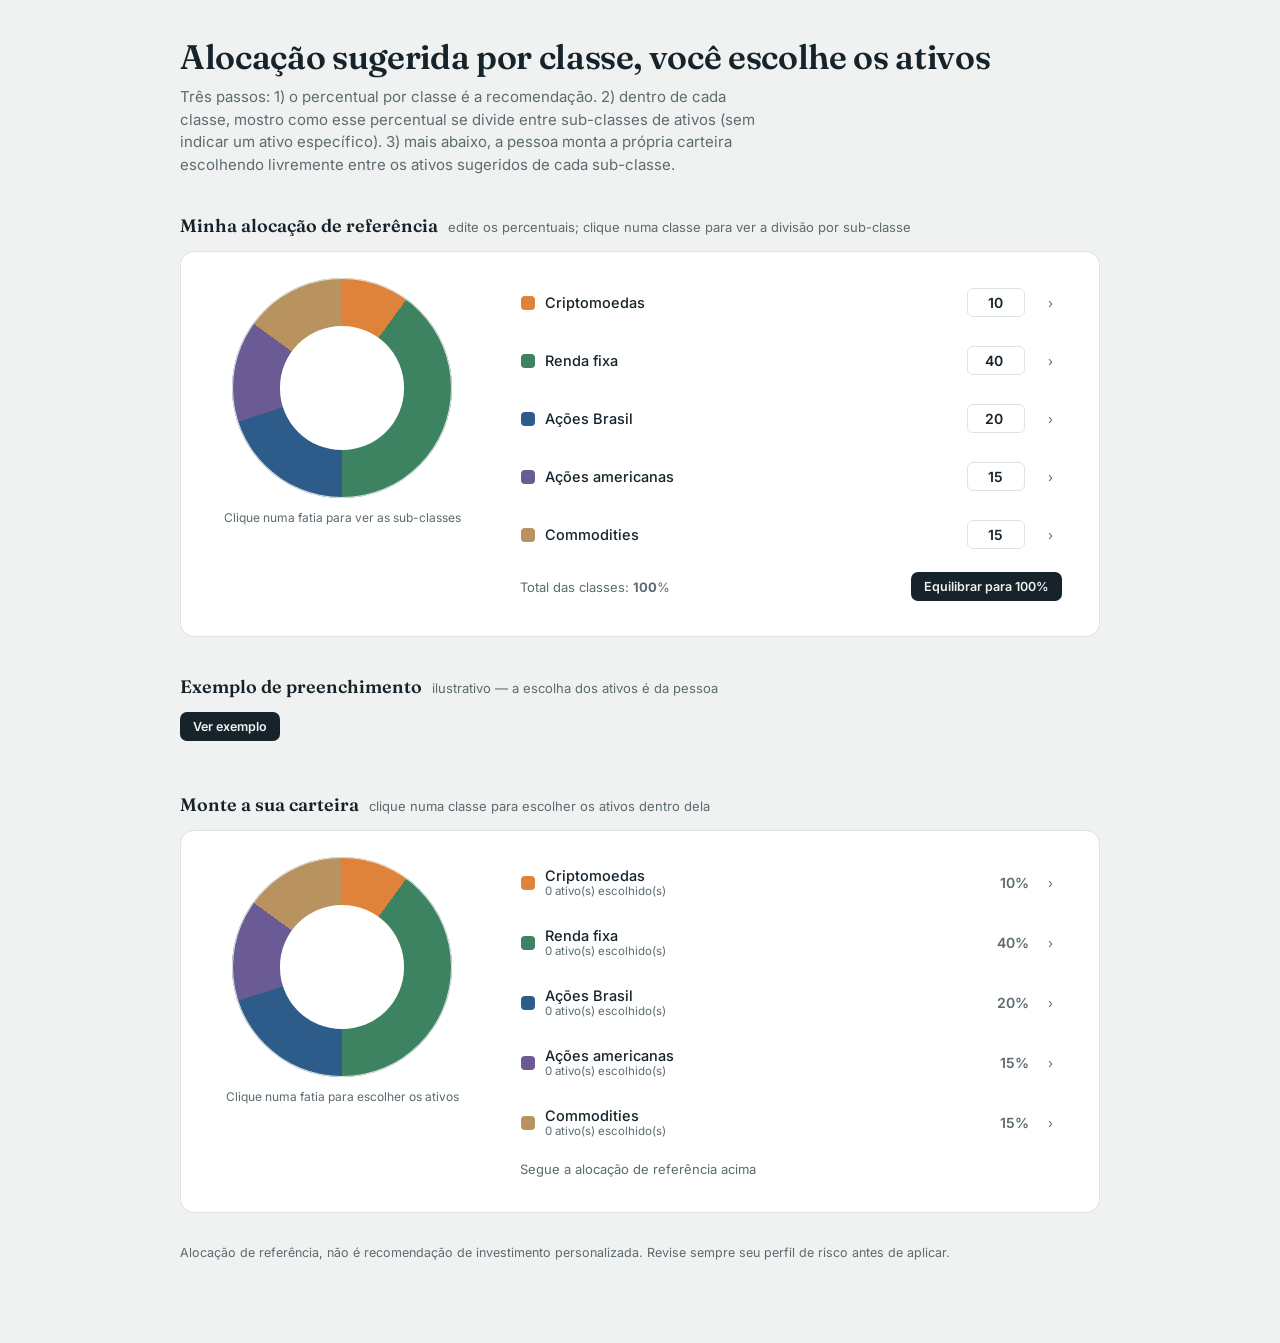
<file: Alocação de Referência.html>
<!DOCTYPE html>
<html lang="pt-BR">
<head>
<meta charset="UTF-8">
<meta name="viewport" content="width=device-width, initial-scale=1, viewport-fit=cover">
<title>Alocação de Referência</title>
<link rel="preconnect" href="https://fonts.googleapis.com">
<link href="https://fonts.googleapis.com/css2?family=Fraunces:opsz,wght@9..144,500;9..144,600&family=Inter:wght@400;500;600;700&display=swap" rel="stylesheet">
<style>
  :root{
    --bg:#EFF2F0; --panel:#FFFFFF; --ink:#16232A; --muted:#5B6B70; --line:#DDE3E0; --gold:#B8935F;
    --c-cripto:#E0833A; --c-renda:#3E8361; --c-brasil:#2E5C8A; --c-eua:#6B5B95; --c-metais:#B8935F;
  }
  @media (prefers-color-scheme: dark){
    :root:not([data-theme="light"]){ --bg:#12191B; --panel:#1B2426; --ink:#EDEFEC; --muted:#9AA6A3; --line:#2C3638; }
  }
  :root[data-theme="dark"]{ --bg:#12191B; --panel:#1B2426; --ink:#EDEFEC; --muted:#9AA6A3; --line:#2C3638; }
  *{box-sizing:border-box;}
  html{scroll-padding-top:env(safe-area-inset-top,0px);}
  body{
    margin:0; background:var(--bg); color:var(--ink); font-family:'Inter',system-ui,-apple-system,sans-serif;
    padding-top:env(safe-area-inset-top,0px); padding-bottom:env(safe-area-inset-bottom,0px);
  }
  h1,h2,h3{font-family:'Fraunces',Georgia,serif; font-weight:600; margin:0;}
  .wrap{max-width:960px; margin:0 auto; padding:36px 20px 80px;}
  header p{color:var(--muted); margin-top:8px; max-width:64ch; line-height:1.5; font-size:15px;}
  header h1{font-size:clamp(26px,4vw,34px); letter-spacing:-0.01em;}

  section{margin-top:38px;}
  .sec-title{display:flex; align-items:baseline; gap:10px; margin-bottom:14px; flex-wrap:wrap;}
  .sec-title h2{font-size:18px;}
  .sec-title span{color:var(--muted); font-size:13px;}

  .example-card{
    background:var(--panel); border:1px solid var(--line); border-radius:14px; padding:22px 24px;
    display:grid; grid-template-columns:140px 1fr; gap:24px; align-items:center;
  }
  @media (max-width:600px){ .example-card{grid-template-columns:1fr;} }
  .mini-static{width:120px; height:120px; border-radius:50%; margin:0 auto;}
  .ex-row{display:grid; grid-template-columns:11px 1fr auto; gap:9px; align-items:baseline; padding:6px 0;}
  .ex-row .dot{width:11px; height:11px; border-radius:3px; align-self:center;}
  .ex-row .nm{font-size:14px; font-weight:600;}
  .ex-row .pc{font-size:14px; font-weight:600; color:var(--muted);}
  .ex-assets{grid-column:2/4; color:var(--muted); font-size:12.5px; margin:-2px 0 6px; line-height:1.5;}

  .board{
    display:grid; grid-template-columns:270px 1fr; gap:32px;
    background:var(--panel); border:1px solid var(--line); border-radius:14px; padding:26px; align-items:start;
  }
  @media (max-width:680px){ .board{grid-template-columns:1fr;} }
  .pie-holder{display:flex; flex-direction:column; align-items:center; gap:12px;}
  .pie{width:220px; height:220px; border-radius:50%; position:relative; cursor:pointer; box-shadow:0 0 0 1px var(--line) inset; transition:transform .15s ease;}
  .pie:hover{transform:scale(1.015);}
  .pie-center{position:absolute; inset:22%; background:var(--panel); border-radius:50%; display:flex; align-items:center; justify-content:center; pointer-events:none;}
  .hint{font-size:12px; color:var(--muted); text-align:center;}

  .legend{display:flex; flex-direction:column; gap:9px;}
  .row{display:grid; grid-template-columns:14px 1fr 62px 22px; align-items:center; gap:10px; padding:9px 11px; border-radius:9px; border:1px solid transparent; cursor:pointer;}
  .row:hover{background:var(--bg); border-color:var(--line);}
  .row.active{background:var(--bg); border-color:var(--gold);}
  .row.readonly{grid-template-columns:14px 1fr auto 22px; cursor:pointer;}
  .dot{width:14px; height:14px; border-radius:4px;}
  .row .name{font-size:14.5px; font-weight:500;}
  .row .name small{display:block; color:var(--muted); font-weight:400; font-size:11.5px;}
  .row input{width:58px; text-align:right; font:inherit; font-size:14px; font-weight:600; background:transparent; border:1px solid var(--line); border-radius:6px; padding:5px 6px; color:var(--ink);}
  .row input:focus{outline:2px solid var(--gold); outline-offset:1px; border-color:transparent;}
  .row .pct{font-size:14px; font-weight:600; color:var(--muted);}
  .row .arrow{color:var(--muted); font-size:13px; text-align:center;}

  .sumline{display:flex; justify-content:space-between; align-items:center; margin-top:4px; padding:9px 11px; font-size:13px; color:var(--muted); flex-wrap:wrap; gap:8px;}
  .sumline.off b{color:#B84A3E;}
  .rebalance{border:none; background:var(--ink); color:var(--bg); font:inherit; font-weight:600; font-size:12.5px; padding:7px 13px; border-radius:7px; cursor:pointer;}
  .rebalance:hover{opacity:.85;}

  .detail{margin-top:22px; border-top:1px solid var(--line); padding-top:22px;}
  .detail-head{display:flex; align-items:baseline; gap:10px; margin-bottom:16px;}
  .detail-head h2{font-size:19px;}
  .detail-head span{color:var(--muted); font-size:13px;}
  .detail-grid{display:grid; grid-template-columns:150px 1fr; gap:26px; align-items:start;}
  @media (max-width:560px){ .detail-grid{grid-template-columns:1fr;} }
  .mini-pie{width:130px; height:130px; border-radius:50%; margin:0 auto;}
  .empty{color:var(--muted); font-size:13.5px; padding:8px 2px;}

  .sub-row{display:grid; grid-template-columns:14px 1fr 58px; align-items:center; gap:9px; padding:7px 8px; border-radius:8px;}
  .sub-row:hover{background:var(--bg);}
  .sub-row .nm{font-size:14px;}
  .sub-row input{width:54px; text-align:right; font:inherit; font-size:13.5px; font-weight:600; background:transparent; border:1px solid var(--line); border-radius:6px; padding:4px 5px; color:var(--ink);}

  .sel-row{display:grid; grid-template-columns:1fr 58px 24px; align-items:center; gap:8px; padding:7px 8px; border-radius:8px;}
  .sel-row:hover{background:var(--bg);}
  .sel-row .nm{font-size:14px;}
  .sel-row input{width:54px; text-align:right; font:inherit; font-size:13.5px; font-weight:600; background:transparent; border:1px solid var(--line); border-radius:6px; padding:4px 5px; color:var(--ink);}
  .sel-row .rm{border:none; background:none; color:var(--muted); cursor:pointer; font-size:16px; line-height:1;}
  .sel-row .rm:hover{color:#B84A3E;}

  .groupblock{margin-top:16px;}
  .groupblock h4{font-size:12.5px; color:var(--muted); font-weight:600; text-transform:uppercase; letter-spacing:.04em; margin-bottom:8px;}
  .chips{display:flex; flex-wrap:wrap; gap:8px;}
  .chip{display:inline-flex; align-items:center; gap:6px; padding:7px 12px; border-radius:20px; border:1px solid var(--line); background:var(--panel); font-size:13px; cursor:pointer; color:var(--ink); font-family:inherit;}
  .chip:hover{border-color:var(--gold);}
  .chip.picked{background:var(--ink); color:var(--bg); border-color:var(--ink);}

  footer{margin-top:30px; color:var(--muted); font-size:12.5px; line-height:1.6;}
</style>
</head>
<body>
<div class="wrap">
  <header>
    <h1>Alocação sugerida por classe, você escolhe os ativos</h1>
    <p>Três passos: 1) o percentual por classe é a recomendação. 2) dentro de cada classe, mostro como esse percentual se divide entre sub-classes de ativos (sem indicar um ativo específico). 3) mais abaixo, a pessoa monta a própria carteira escolhendo livremente entre os ativos sugeridos de cada sub-classe.</p>
  </header>

  <section id="refSection">
    <div class="sec-title"><h2>Minha alocação de referência</h2><span>edite os percentuais; clique numa classe para ver a divisão por sub-classe</span></div>
    <div class="board">
      <div class="pie-holder">
        <div class="pie" id="refPie"><div class="pie-center"></div></div>
        <div class="hint">Clique numa fatia para ver as sub-classes</div>
      </div>
      <div>
        <div class="legend" id="refLegend"></div>
        <div class="sumline" id="refSumline">
          <span>Total das classes: <b id="refSumVal">100</b>%</span>
          <button class="rebalance" id="refRebalanceBtn">Equilibrar para 100%</button>
        </div>
      </div>
    </div>

    <div class="detail" id="subDetail" style="display:none;">
      <div class="detail-head"><h2 id="subDetailTitle"></h2><span id="subDetailSub"></span></div>
      <div class="detail-grid">
        <div class="mini-pie" id="subMiniPie"></div>
        <div>
          <div id="subList"></div>
          <div class="sumline" id="subDetailSumline">
            <span>Subtotal: <b id="subDetailSumVal">100</b>%</span>
            <button class="rebalance" id="subDetailRebalanceBtn">Equilibrar para 100%</button>
          </div>
        </div>
      </div>
    </div>
  </section>

  <section id="exampleSection">
    <div class="sec-title"><h2>Exemplo de preenchimento</h2><span>ilustrativo — a escolha dos ativos é da pessoa</span></div>
    <button class="rebalance" id="toggleExampleBtn" style="margin-bottom:14px;">Ver exemplo</button>
    <div class="example-card" id="exampleCard" style="display:none;">
      <div class="mini-static" id="examplePie"></div>
      <div id="exampleLegend"></div>
    </div>
  </section>

  <section id="builderSection">
    <div class="sec-title"><h2>Monte a sua carteira</h2><span>clique numa classe para escolher os ativos dentro dela</span></div>
    <div class="board">
      <div class="pie-holder">
        <div class="pie" id="mainPie"><div class="pie-center"></div></div>
        <div class="hint">Clique numa fatia para escolher os ativos</div>
      </div>
      <div>
        <div class="legend" id="legend"></div>
        <div class="sumline"><span>Segue a alocação de referência acima</span></div>
      </div>
    </div>

    <div class="detail" id="detail" style="display:none;">
      <div class="detail-head"><h2 id="detailTitle"></h2><span id="detailSub"></span></div>
      <div class="detail-grid">
        <div class="mini-pie" id="miniPie"></div>
        <div>
          <div id="selList"></div>
          <div class="sumline" id="subSumline">
            <span>Subtotal escolhido: <b id="subSumVal">0</b>%</span>
            <button class="rebalance" id="subRebalanceBtn">Equilibrar para 100%</button>
          </div>
        </div>
      </div>
      <div id="groupsHolder"></div>
    </div>
  </section>

  <footer>Alocação de referência, não é recomendação de investimento personalizada. Revise sempre seu perfil de risco antes de aplicar.</footer>
</div>

<script>
/* ---------- dados compartilhados ---------- */
const classes = [
  {key:'cripto', name:'Criptomoedas', value:10, color:'var(--c-cripto)'},
  {key:'renda', name:'Renda fixa', value:40, color:'var(--c-renda)'},
  {key:'brasil', name:'Ações Brasil', value:20, color:'var(--c-brasil)'},
  {key:'eua', name:'Ações americanas', value:15, color:'var(--c-eua)'},
  {key:'commodities', name:'Commodities', value:15, color:'var(--c-metais)'}
];
const subclasses = {
  cripto: [
    {name:'Classe 1 — Principais', value:40},
    {name:'Classe 2 — Alternativas líquidas', value:30},
    {name:'Classe 3 — Outras altcoins', value:20},
    {name:'Classe 4 — Caixa/stable', value:10}
  ],
  renda: [
    {name:'Classe 1 — Bancário', value:40},
    {name:'Classe 2 — Público', value:30},
    {name:'Classe 3 — Crédito privado', value:15},
    {name:'Classe 4 — Caixa', value:15}
  ],
  brasil: [
    {name:'Classe 1 — Bancos', value:25},
    {name:'Classe 2 — Commodities/industriais', value:35},
    {name:'Classe 3 — Consumo/outros', value:30},
    {name:'Classe 4 — Caixa', value:10}
  ],
  eua: [
    {name:'Classe 1 — Índices (ETFs)', value:55},
    {name:'Classe 2 — Big techs', value:35},
    {name:'Classe 3 — Caixa', value:10}
  ],
  commodities: [
    {name:'Classe 1 — Metais preciosos', value:40},
    {name:'Classe 2 — Energia', value:35},
    {name:'Classe 3 — Agrícolas/industriais', value:15},
    {name:'Classe 4 — Caixa', value:10}
  ]
};
const groups = {
  cripto: [
    {label:'Classe 1 — Principais', assets:['Bitcoin','Ethereum']},
    {label:'Classe 2 — Alternativas líquidas', assets:['Solana','XRP','Polkadot']},
    {label:'Classe 3 — Outras altcoins', assets:['BNB','Cardano']},
    {label:'Classe 4 — Caixa / stable', assets:['USDT']}
  ],
  renda: [
    {label:'Classe 1 — Bancário', assets:['CDB','LCI','LCA']},
    {label:'Classe 2 — Público', assets:['Tesouro Selic','Tesouro IPCA+']},
    {label:'Classe 3 — Crédito privado', assets:['CRI/CRA']},
    {label:'Classe 4 — Caixa', assets:['Liquidez diária']}
  ],
  brasil: [
    {label:'Classe 1 — Bancos', assets:['Banco do Brasil','Itaú Unibanco']},
    {label:'Classe 2 — Commodities/industriais', assets:['Petrobras','Vale','Suzano']},
    {label:'Classe 3 — Consumo/outros', assets:['Caixa Seguridade','WEG','Ambev']},
    {label:'Classe 4 — Caixa', assets:['Liquidez']}
  ],
  eua: [
    {label:'Classe 1 — Índices (ETFs)', assets:['ETF S&P 500','ETF Nasdaq 100']},
    {label:'Classe 2 — Big techs', assets:['Apple','Microsoft','Alphabet (Google)','Amazon']},
    {label:'Classe 3 — Caixa', assets:['Caixa (USD)']}
  ],
  commodities: [
    {label:'Classe 1 — Metais preciosos', assets:['Ouro','Prata','Platina','Paládio']},
    {label:'Classe 2 — Energia', assets:['Petróleo','Gás Natural']},
    {label:'Classe 3 — Agrícolas/industriais', assets:['Cobre','Milho','Soja','Café']},
    {label:'Classe 4 — Caixa', assets:['Liquidez']}
  ]
};
const picks = {cripto:[], renda:[], brasil:[], eua:[], commodities:[]};
let activeRefKey = null;
let activeKey = null;

/* ---------- utilidades ---------- */
function paintPie(el, items){
  let acc=0, stops=[];
  items.forEach(it=>{ const s=acc, e=acc+Math.max(it.value,0); stops.push(`${it.color} ${s*3.6}deg ${e*3.6}deg`); acc=e; });
  el.style.background = stops.length ? `conic-gradient(${stops.join(',')})` : 'var(--line)';
}
function paintShaded(el, items, baseColor){
  let acc=0, stops=[];
  items.forEach((it,i)=>{
    const s=acc, e=acc+Math.max(it.value,0);
    const alpha = 1 - i*(0.55/Math.max(items.length-1,1));
    stops.push(`color-mix(in srgb, ${baseColor} ${alpha*100}%, white) ${s*3.6}deg ${e*3.6}deg`);
    acc=e;
  });
  el.style.background = stops.length ? `conic-gradient(${stops.join(',')})` : 'var(--line)';
}
function attachClick(el, items, onPick){
  el.onclick = (e)=>{
    const r = el.getBoundingClientRect();
    const dx = e.clientX-(r.left+r.width/2), dy = e.clientY-(r.top+r.height/2);
    let deg = Math.atan2(dy,dx)*180/Math.PI + 90; if(deg<0) deg+=360;
    let acc=0;
    for(let i=0;i<items.length;i++){ const end=acc+Math.max(items[i].value,0); if(deg>=acc*3.6 && deg<end*3.6){ onPick(i); return; } acc=end; }
  };
}
function sumline(items, valId, lineId){
  const total = items.reduce((s,i)=>s+Number(i.value||0),0);
  document.getElementById(valId).textContent = Math.round(total);
  document.getElementById(lineId).classList.toggle('off', Math.round(total)!==100);
}

/* ---------- 1) referência por classe ---------- */
function renderRef(){
  paintPie(document.getElementById('refPie'), classes);
  attachClick(document.getElementById('refPie'), classes, i=>openSubDetail(classes[i].key));
  const legend = document.getElementById('refLegend');
  legend.innerHTML='';
  classes.forEach(c=>{
    const row = document.createElement('div');
    row.className = 'row' + (activeRefKey===c.key ? ' active':'');
    row.innerHTML = `<div class="dot" style="background:${c.color}"></div>
      <div class="name">${c.name}</div>
      <input type="number" min="0" max="100" step="1" value="${c.value}">
      <div class="arrow">›</div>`;
    const input = row.querySelector('input');
    input.addEventListener('input', ()=>{
      c.value = Math.max(0,Math.min(100,Number(input.value)||0));
      renderRef(); renderBuilder(); if(activeRefKey===c.key) renderSubDetail();
    });
    input.addEventListener('click', e=>e.stopPropagation());
    row.addEventListener('click', ()=>openSubDetail(c.key));
    legend.appendChild(row);
  });
  sumline(classes, 'refSumVal', 'refSumline');
}
function openSubDetail(key){
  activeRefKey = key;
  document.getElementById('subDetail').style.display = 'block';
  renderRef();
  renderSubDetail();
  document.getElementById('subDetail').scrollIntoView({behavior:'smooth', block:'nearest'});
}
function renderSubDetail(){
  const cls = classes.find(c=>c.key===activeRefKey);
  const subs = subclasses[activeRefKey];
  document.getElementById('subDetailTitle').textContent = cls.name;
  document.getElementById('subDetailSub').textContent = `${cls.value}% da carteira total, dividido por sub-classe`;
  paintShaded(document.getElementById('subMiniPie'), subs, cls.color);
  const list = document.getElementById('subList');
  list.innerHTML='';
  subs.forEach((s,i)=>{
    const alpha = 1 - i*(0.55/Math.max(subs.length-1,1));
    const row = document.createElement('div');
    row.className='sub-row';
    row.innerHTML = `<div class="dot" style="background:${cls.color}; opacity:${alpha}"></div><span class="nm">${s.name}</span><input type="number" min="0" max="100" value="${s.value}">`;
    row.querySelector('input').addEventListener('input', e=>{
      s.value = Math.max(0,Math.min(100,Number(e.target.value)||0));
      renderSubDetail();
    });
    list.appendChild(row);
  });
  sumline(subs, 'subDetailSumVal', 'subDetailSumline');
}
document.getElementById('refRebalanceBtn').addEventListener('click', ()=>{
  const total = classes.reduce((s,c)=>s+Number(c.value||0),0) || 1;
  classes.forEach(c=> c.value = Math.round(c.value/total*100));
  const diff = 100 - classes.reduce((s,c)=>s+c.value,0);
  classes[0].value += diff;
  renderRef(); renderBuilder(); if(activeRefKey) renderSubDetail();
});
document.getElementById('subDetailRebalanceBtn').addEventListener('click', ()=>{
  if(!activeRefKey) return;
  const subs = subclasses[activeRefKey];
  const total = subs.reduce((s,i)=>s+Number(i.value||0),0) || 1;
  subs.forEach(s=> s.value = Math.round(s.value/total*100));
  const diff = 100 - subs.reduce((s,i)=>s+i.value,0);
  subs[0].value += diff;
  renderSubDetail();
});

/* ---------- exemplo estático ---------- */
const example = [
  {name:'Criptomoedas', value:10, color:'var(--c-cripto)', sub:'Bitcoin 35% · USDT 30% · Ethereum 15% · Solana 8% · XRP 5% · BNB 4% · Cardano 3%'},
  {name:'Renda fixa', value:40, color:'var(--c-renda)', sub:'CDB 30% · Tesouro Selic 20% · LCI 15% · Caixa 10% · LCA 10% · Tesouro IPCA+ 10% · CRI/CRA 5%'},
  {name:'Ações Brasil', value:20, color:'var(--c-brasil)', sub:'Caixa Seguridade 22% · Petrobras 13% · Vale 13% · Suzano 12% · BB 12% · Itaú 10% · Caixa 8% · WEG 6% · Ambev 4%'},
  {name:'Ações americanas', value:15, color:'var(--c-eua)', sub:'ETF S&P 500 27% · ETF Nasdaq 100 25% · Apple 12% · Microsoft 12% · Google 10% · Caixa 8% · Amazon 6%'},
  {name:'Commodities', value:15, color:'var(--c-metais)', sub:'Ouro 30% · Petróleo 17% · Prata 10% · Gás Natural 10% · Cobre 8% · Caixa 8% · Platina 5% · Milho 4% · Soja 3% · Paládio 3% · Café 2%'}
];
paintPie(document.getElementById('examplePie'), example);
const exLegend = document.getElementById('exampleLegend');
example.forEach(c=>{
  exLegend.innerHTML += `<div class="ex-row"><span class="dot" style="background:${c.color}"></span><span class="nm">${c.name}</span><span class="pc">${c.value}%</span></div>
  <div class="ex-assets">${c.sub}</div>`;
});
document.getElementById('toggleExampleBtn').addEventListener('click', ()=>{
  const card = document.getElementById('exampleCard');
  const btn = document.getElementById('toggleExampleBtn');
  const showing = card.style.display !== 'none';
  card.style.display = showing ? 'none' : 'grid';
  btn.textContent = showing ? 'Ver exemplo' : 'Esconder exemplo';
});

/* ---------- 3) a pessoa monta a carteira ---------- */
function renderBuilder(){
  paintPie(document.getElementById('mainPie'), classes);
  attachClick(document.getElementById('mainPie'), classes, i=>openAssetDetail(classes[i].key));
  const legend = document.getElementById('legend');
  legend.innerHTML='';
  classes.forEach(c=>{
    const row = document.createElement('div');
    row.className = 'row readonly' + (activeKey===c.key ? ' active':'');
    row.innerHTML = `<div class="dot" style="background:${c.color}"></div>
      <div class="name">${c.name}<small>${picks[c.key].length} ativo(s) escolhido(s)</small></div>
      <div class="pct">${c.value}%</div>
      <div class="arrow">›</div>`;
    row.addEventListener('click', ()=>openAssetDetail(c.key));
    legend.appendChild(row);
  });
}
function openAssetDetail(key){
  activeKey = key;
  document.getElementById('detail').style.display = 'block';
  renderBuilder();
  renderAssetDetail();
  document.getElementById('detail').scrollIntoView({behavior:'smooth', block:'nearest'});
}
function renderAssetDetail(){
  const cls = classes.find(c=>c.key===activeKey);
  const sel = picks[activeKey];
  document.getElementById('detailTitle').textContent = cls.name;
  document.getElementById('detailSub').textContent = `${cls.value}% da carteira total`;

  const mini = document.getElementById('miniPie');
  if(sel.length===0){ mini.style.background='var(--line)'; }
  else paintPie(mini, sel.map(s=>({...s, color:cls.color})));

  const selList = document.getElementById('selList');
  if(sel.length===0){
    selList.innerHTML = `<div class="empty">Nenhum ativo escolhido ainda. Use as sugestões abaixo.</div>`;
  } else {
    selList.innerHTML='';
    sel.forEach((s,i)=>{
      const row = document.createElement('div');
      row.className='sel-row';
      row.innerHTML = `<span class="nm">${s.name}</span><input type="number" min="0" max="100" value="${s.value}"><button class="rm" title="Remover">×</button>`;
      row.querySelector('input').addEventListener('input', e=>{ s.value = Math.max(0,Math.min(100,Number(e.target.value)||0)); renderAssetDetail(); });
      row.querySelector('.rm').addEventListener('click', ()=>{ sel.splice(i,1); renderBuilder(); renderAssetDetail(); });
      selList.appendChild(row);
    });
  }
  sumline(sel, 'subSumVal', 'subSumline');

  const holder = document.getElementById('groupsHolder');
  holder.innerHTML='';
  groups[activeKey].forEach(g=>{
    const block = document.createElement('div');
    block.className='groupblock';
    const chipsHtml = g.assets.map(a=>{
      const active = sel.some(s=>s.name===a);
      return `<button class="chip${active?' picked':''}" data-a="${a}">${active?'✓ ':'+ '}${a}</button>`;
    }).join('');
    block.innerHTML = `<h4>${g.label}</h4><div class="chips">${chipsHtml}</div>`;
    holder.appendChild(block);
  });
  holder.querySelectorAll('.chip').forEach(chip=>{
    chip.addEventListener('click', ()=>{
      const name = chip.dataset.a;
      const idx = sel.findIndex(s=>s.name===name);
      if(idx>-1) sel.splice(idx,1); else sel.push({name, value:0});
      renderBuilder(); renderAssetDetail();
    });
  });
}
document.getElementById('subRebalanceBtn').addEventListener('click', ()=>{
  if(!activeKey) return;
  const sel = picks[activeKey];
  if(sel.length===0) return;
  const total = sel.reduce((s,i)=>s+Number(i.value||0),0) || 1;
  sel.forEach(s=> s.value = Math.round(s.value/total*100));
  const diff = 100 - sel.reduce((s,i)=>s+i.value,0);
  sel[0].value += diff;
  renderAssetDetail();
});

renderRef();
renderBuilder();
</script>
</body>
</html>
</file>
